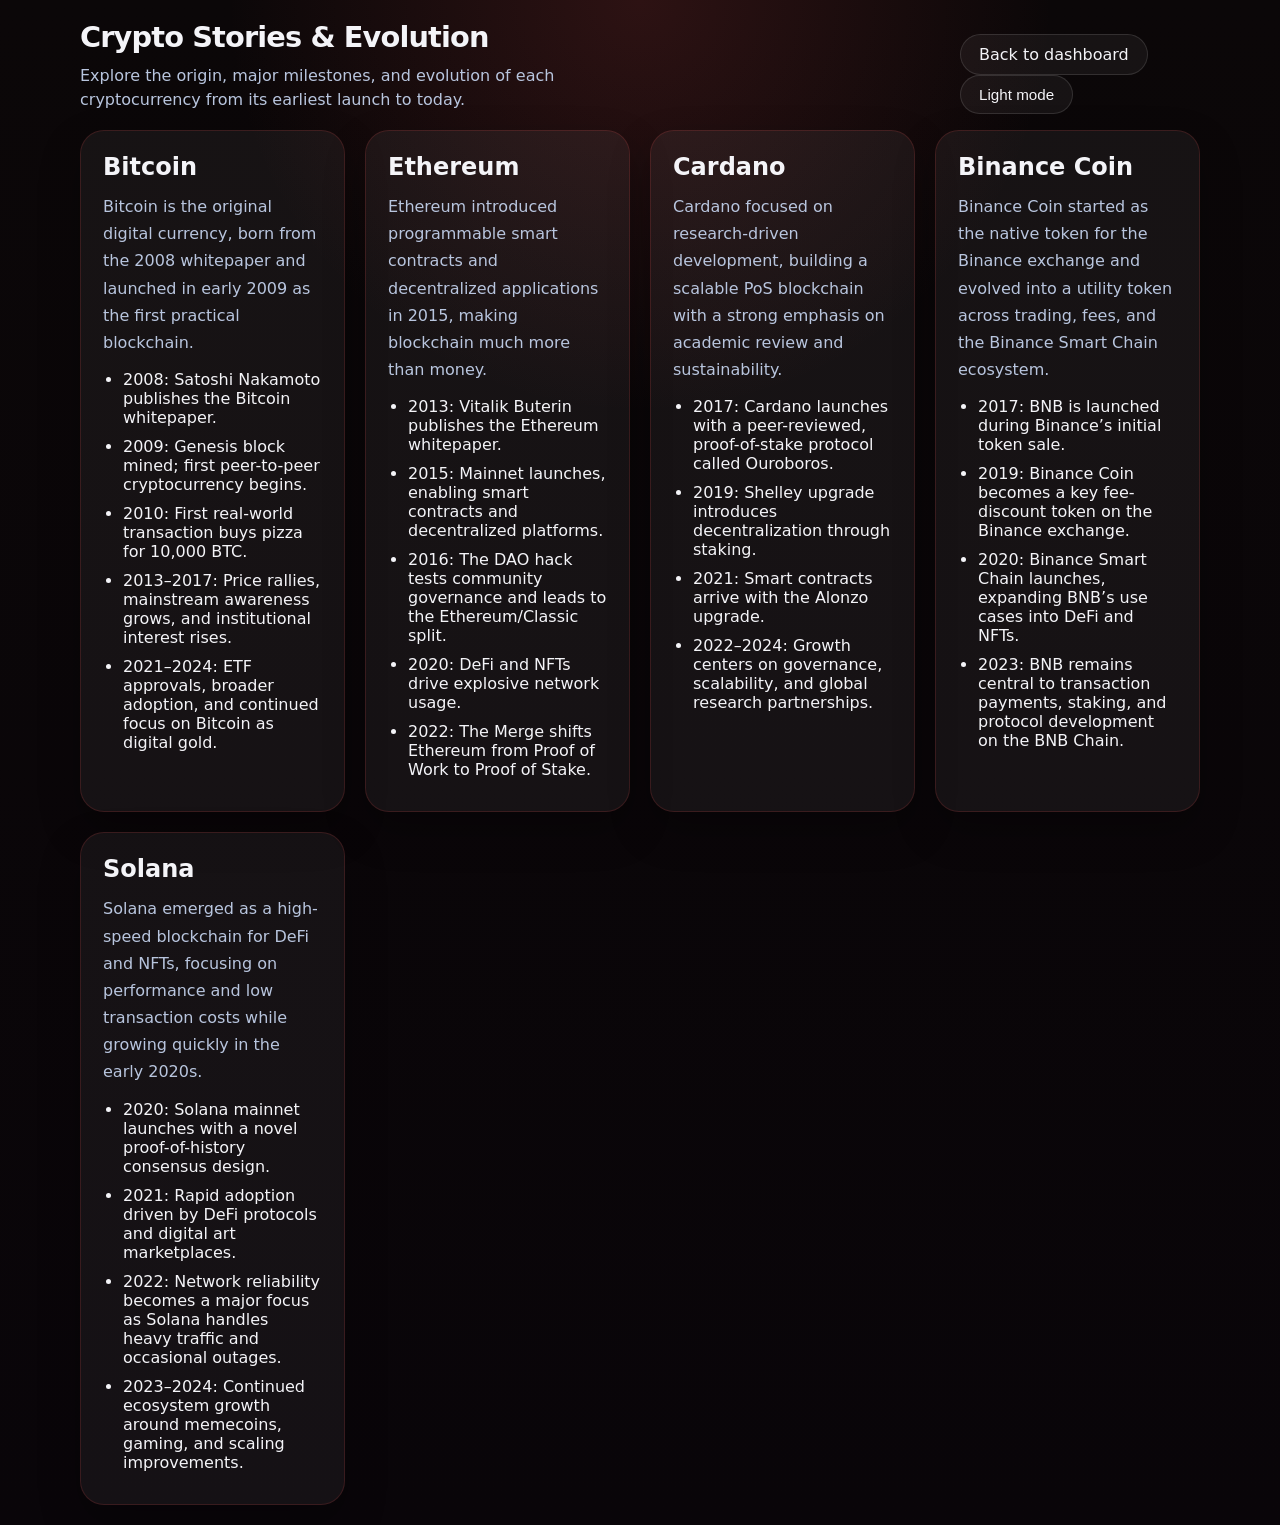
<file: story.html>
<!DOCTYPE html>
<html lang="en">
<head>
  <meta charset="UTF-8" />
  <meta name="viewport" content="width=device-width, initial-scale=1.0" />
  <title>Crypto Stories & Evolution</title>
  <link rel="stylesheet" href="style.css" />
</head>
<body>
  <div class="app-shell">
    <header>
      <div>
        <h1>Crypto Stories & Evolution</h1>
        <p>Explore the origin, major milestones, and evolution of each cryptocurrency from its earliest launch to today.</p>
      </div>
      <div class="page-links">
        <a href="index.html" class="nav-link">Back to dashboard</a>
        <button type="button" id="themeToggle" class="nav-link">Light mode</button>
      </div>
    </header>

    <main class="story-grid">
      <article class="story-card">
        <h2>Bitcoin</h2>
        <p>Bitcoin is the original digital currency, born from the 2008 whitepaper and launched in early 2009 as the first practical blockchain.</p>
        <ul>
          <li>2008: Satoshi Nakamoto publishes the Bitcoin whitepaper.</li>
          <li>2009: Genesis block mined; first peer-to-peer cryptocurrency begins.</li>
          <li>2010: First real-world transaction buys pizza for 10,000 BTC.</li>
          <li>2013–2017: Price rallies, mainstream awareness grows, and institutional interest rises.</li>
          <li>2021–2024: ETF approvals, broader adoption, and continued focus on Bitcoin as digital gold.</li>
        </ul>
      </article>

      <article class="story-card">
        <h2>Ethereum</h2>
        <p>Ethereum introduced programmable smart contracts and decentralized applications in 2015, making blockchain much more than money.</p>
        <ul>
          <li>2013: Vitalik Buterin publishes the Ethereum whitepaper.</li>
          <li>2015: Mainnet launches, enabling smart contracts and decentralized platforms.</li>
          <li>2016: The DAO hack tests community governance and leads to the Ethereum/Classic split.</li>
          <li>2020: DeFi and NFTs drive explosive network usage.</li>
          <li>2022: The Merge shifts Ethereum from Proof of Work to Proof of Stake.</li>
        </ul>
      </article>

      <article class="story-card">
        <h2>Cardano</h2>
        <p>Cardano focused on research-driven development, building a scalable PoS blockchain with a strong emphasis on academic review and sustainability.</p>
        <ul>
          <li>2017: Cardano launches with a peer-reviewed, proof-of-stake protocol called Ouroboros.</li>
          <li>2019: Shelley upgrade introduces decentralization through staking.</li>
          <li>2021: Smart contracts arrive with the Alonzo upgrade.</li>
          <li>2022–2024: Growth centers on governance, scalability, and global research partnerships.</li>
        </ul>
      </article>

      <article class="story-card">
        <h2>Binance Coin</h2>
        <p>Binance Coin started as the native token for the Binance exchange and evolved into a utility token across trading, fees, and the Binance Smart Chain ecosystem.</p>
        <ul>
          <li>2017: BNB is launched during Binance’s initial token sale.</li>
          <li>2019: Binance Coin becomes a key fee-discount token on the Binance exchange.</li>
          <li>2020: Binance Smart Chain launches, expanding BNB’s use cases into DeFi and NFTs.</li>
          <li>2023: BNB remains central to transaction payments, staking, and protocol development on the BNB Chain.</li>
        </ul>
      </article>

      <article class="story-card">
        <h2>Solana</h2>
        <p>Solana emerged as a high-speed blockchain for DeFi and NFTs, focusing on performance and low transaction costs while growing quickly in the early 2020s.</p>
        <ul>
          <li>2020: Solana mainnet launches with a novel proof-of-history consensus design.</li>
          <li>2021: Rapid adoption driven by DeFi protocols and digital art marketplaces.</li>
          <li>2022: Network reliability becomes a major focus as Solana handles heavy traffic and occasional outages.</li>
          <li>2023–2024: Continued ecosystem growth around memecoins, gaming, and scaling improvements.</li>
        </ul>
      </article>
    </main>
  </div>
  <script>
    const themeToggle = document.getElementById('themeToggle');
    const setTheme = theme => {
      document.body.classList.toggle('light-theme', theme === 'light');
      themeToggle.textContent = theme === 'light' ? 'Dark mode' : 'Light mode';
      localStorage.setItem('siteTheme', theme);
    };

    const toggleTheme = () => {
      const currentTheme = document.body.classList.contains('light-theme') ? 'light' : 'dark';
      setTheme(currentTheme === 'light' ? 'dark' : 'light');
    };

    const initialTheme = localStorage.getItem('siteTheme') || 'dark';
    setTheme(initialTheme);
    themeToggle.addEventListener('click', toggleTheme);
  </script>
</body>
</html>
</file>
<file: style.css>
:root {
  --bg: #0b0708;
  --bg-alt: rgba(255, 255, 255, 0.05);
  --surface: rgba(255, 255, 255, 0.05);
  --surface-strong: rgba(223, 76, 76, 0.18);
  --text: #f4f4f8;
  --muted: #b8c5de;
  --border: rgba(255, 255, 255, 0.12);
  --accent: #df4c4c;
  --button: rgba(255, 255, 255, 0.08);
  --button-hover: rgba(223, 76, 76, 0.24);
  --shadow: rgba(0, 0, 0, 0.28);
  color-scheme: dark;
  font-family: Inter, system-ui, sans-serif;
  background: var(--bg);
  color: var(--text);
}

body {
  margin: 0;
  min-height: 100vh;
  background: radial-gradient(circle at top, rgba(223, 76, 76, 0.16), transparent 25%),
    linear-gradient(180deg, #0b0708 0%, #090509 100%);
}

body.light-theme {
  color-scheme: light;
  --bg: #f6f7f9;
  --bg-alt: rgba(16, 24, 40, 0.04);
  --surface: rgba(255, 255, 255, 0.9);
  --surface-strong: rgba(223, 76, 76, 0.18);
  --text: #162028;
  --muted: #5a6370;
  --border: rgba(22, 28, 38, 0.12);
  --accent: #bf2b2b;
  --button: rgba(22, 28, 38, 0.08);
  --button-hover: rgba(223, 76, 76, 0.16);
  --shadow: rgba(0, 0, 0, 0.12);
  background: radial-gradient(circle at top, rgba(223, 76, 76, 0.1), transparent 22%),
    linear-gradient(180deg, #f6f7f9 0%, #e9edf3 100%);
}

.app-shell {
  max-width: 1120px;
  margin: 0 auto;
  padding: 20px;
}

header {
  display: grid;
  gap: 14px;
  align-items: start;
  grid-template-columns: minmax(0, 1fr) 240px;
  margin-bottom: 16px;
}

h1 {
  margin: 0;
  font-size: clamp(1.8rem, 2.2vw, 2.4rem);
  letter-spacing: -0.03em;
}

p {
  margin: 10px 0 0;
  color: var(--muted);
  max-width: 560px;
  line-height: 1.5;
}

.selectors {
  display: grid;
  grid-template-columns: 1fr;
  gap: 8px;
  align-items: stretch;
}

.coin-selector,
.selectors > label {
  border: 1px solid var(--border);
  border-radius: 16px;
  background: var(--surface);
  padding: 10px 12px;
  backdrop-filter: blur(10px);
}

.coin-selector {
  display: grid;
  gap: 6px;
}

.coin-selector legend {
  font-size: 0.8rem;
  color: #cbd7ff;
  padding: 0 2px;
}

.checkbox-group {
  display: grid;
  grid-template-columns: repeat(2, minmax(0, auto));
  gap: 6px 8px;
  margin-top: 6px;
}

.checkbox-group label {
  display: inline-flex;
  align-items: center;
  gap: 8px;
  font-size: 0.9rem;
  color: var(--text);
  opacity: 0.92;
  cursor: pointer;
  min-width: 0;
}

.checkbox-group input[type="checkbox"] {
  width: 18px;
  height: 18px;
  cursor: pointer;
  accent-color: #ff6a6a;
}

label {
  display: flex;
  flex-direction: column;
  gap: 6px;
  font-size: 0.86rem;
  color: var(--text);
  min-width: 0;
}

select {
  width: 100%;
  border: 1px solid var(--border);
  border-radius: 12px;
  padding: 8px 10px;
  background: var(--surface);
  color: var(--text);
}

select option {
  color: #0d1220;
  background-color: #eef2ff;
}

select option:checked,
select option:focus {
  background-color: rgba(255, 106, 106, 0.18);
  color: #0f0710;
}

.controls {
  display: grid;
  grid-template-columns: minmax(0, 1fr) auto;
  gap: 10px;
  align-items: center;
  margin-bottom: 16px;
}

.control-buttons {
  display: grid;
  grid-auto-flow: column;
  gap: 8px;
  flex-wrap: wrap;
}

button {
  border: 0;
  padding: 10px 16px;
  border-radius: 999px;
  cursor: pointer;
  background: var(--button);
  color: var(--text);
  font-size: 0.95rem;
  transition: transform 0.18s ease, background-color 0.18s ease, box-shadow 0.18s ease;
}

button:hover {
  transform: translateY(-1px);
  background: var(--button-hover);
}

button.active {
  background: linear-gradient(135deg, #d63a3a, #a12d2d);
  color: #fff;
  box-shadow: 0 10px 25px rgba(214, 58, 58, 0.22);
}

.status {
  color: #ffbab8;
  font-size: 0.95rem;
  justify-self: end;
}

main {
  display: grid;
  gap: 20px;
}

.chart-card {
  padding: 22px;
  border-radius: 28px;
  background: var(--surface);
  box-shadow: 0 20px 60px var(--shadow);
  border: 1px solid var(--surface-strong);
}

.chart-meta {
  display: flex;
  justify-content: space-between;
  align-items: center;
  gap: 12px;
  margin-bottom: 10px;
}

.chart-title {
  font-size: 0.98rem;
  font-weight: 600;
  color: var(--text);
}

.chart-summary {
  text-align: right;
  color: var(--muted);
  font-size: 0.9rem;
  line-height: 1.3;
  min-width: 140px;
}

canvas {
  width: 100% !important;
  max-height: 440px;
}

.info-cards {
  display: grid;
  grid-template-columns: repeat(auto-fit, minmax(220px, 1fr));
  gap: 16px;
}

.info-card {
  padding: 18px;
  border-radius: 22px;
  background: var(--surface);
  border: 1px solid var(--surface-strong);
  box-shadow: inset 0 0 0 1px rgba(255, 255, 255, 0.02);
}

.info-card h2 {
  margin: 0 0 10px;
  font-size: 1rem;
}

.info-card p {
  margin: 0;
  color: #ced6f1;
  line-height: 1.6;
}

@media (max-width: 860px) {
  header {
    grid-template-columns: 1fr;
  }

  .selectors {
    grid-template-columns: 1fr;
  }
}

@media (max-width: 720px) {
  .control-buttons {
    width: 100%;
    grid-template-columns: repeat(2, minmax(0, 1fr));
  }

  .controls {
    grid-template-columns: 1fr;
    align-items: stretch;
  }

  .control-actions {
    display: grid;
    gap: 10px;
  }

  .status {
    justify-self: start;
  }
}

.selected-coins {
  margin-top: 16px;
  color: var(--text);
  font-size: 0.95rem;
  font-weight: 500;
}

.control-actions button {
  width: 100%;
}

.control-group {
  display: grid;
  gap: 8px;
}

.page-links {
  margin-top: 14px;
}

.nav-link {
  display: inline-flex;
  align-items: center;
  justify-content: center;
  border: 1px solid var(--border);
  border-radius: 999px;
  padding: 10px 18px;
  color: var(--text);
  background: var(--surface);
  text-decoration: none;
  transition: background-color 0.2s ease, transform 0.2s ease;
}

.nav-link:hover {
  background: var(--button-hover);
}

.story-grid {
  display: grid;
  gap: 20px;
  grid-template-columns: repeat(auto-fit, minmax(260px, 1fr));
}

.story-card {
  padding: 22px;
  border-radius: 24px;
  background: var(--surface);
  border: 1px solid var(--surface-strong);
  box-shadow: 0 18px 40px var(--shadow);
}

.story-card h2 {
  margin-top: 0;
  margin-bottom: 12px;
  color: var(--text);
}

.story-card p {
  margin: 0 0 14px;
  color: var(--muted);
  line-height: 1.7;
}

.story-card ul {
  margin: 0;
  padding-left: 20px;
  color: var(--text);
}

.story-card li {
  margin-bottom: 10px;
}
</file>
